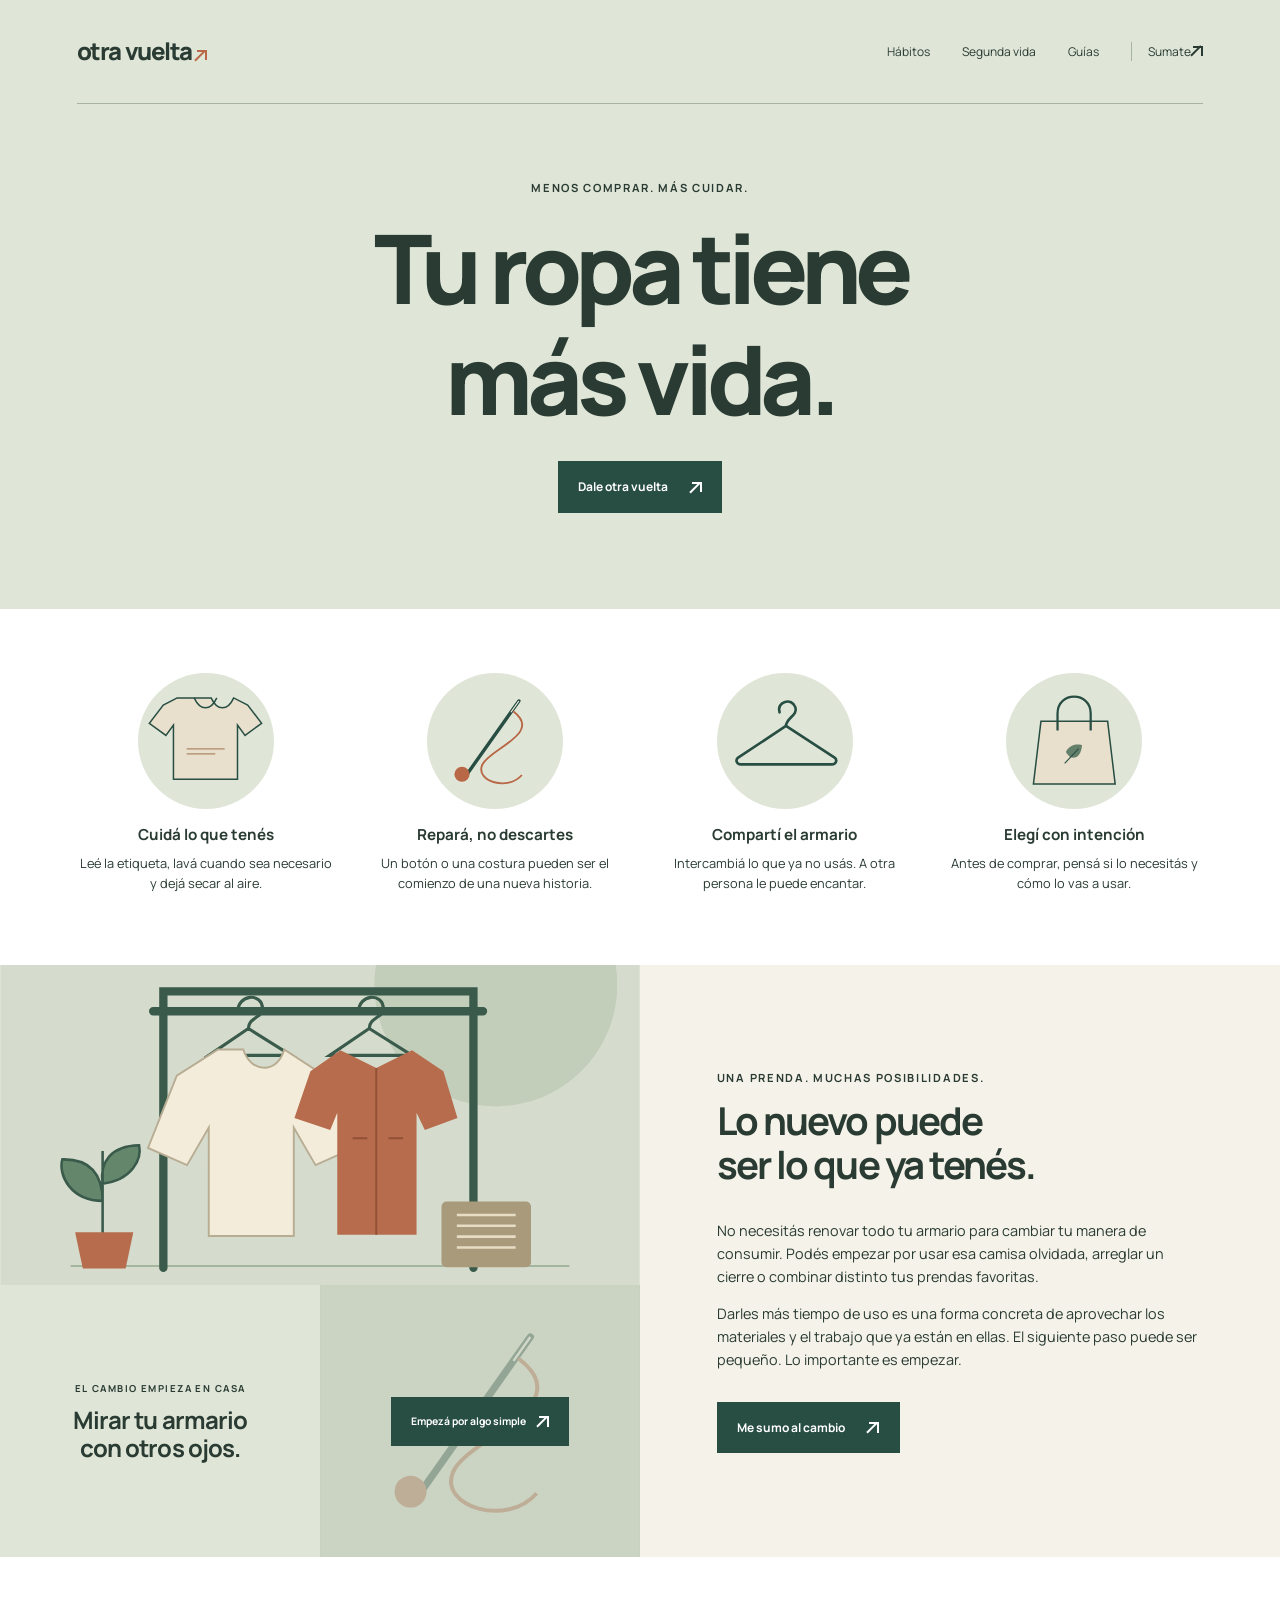
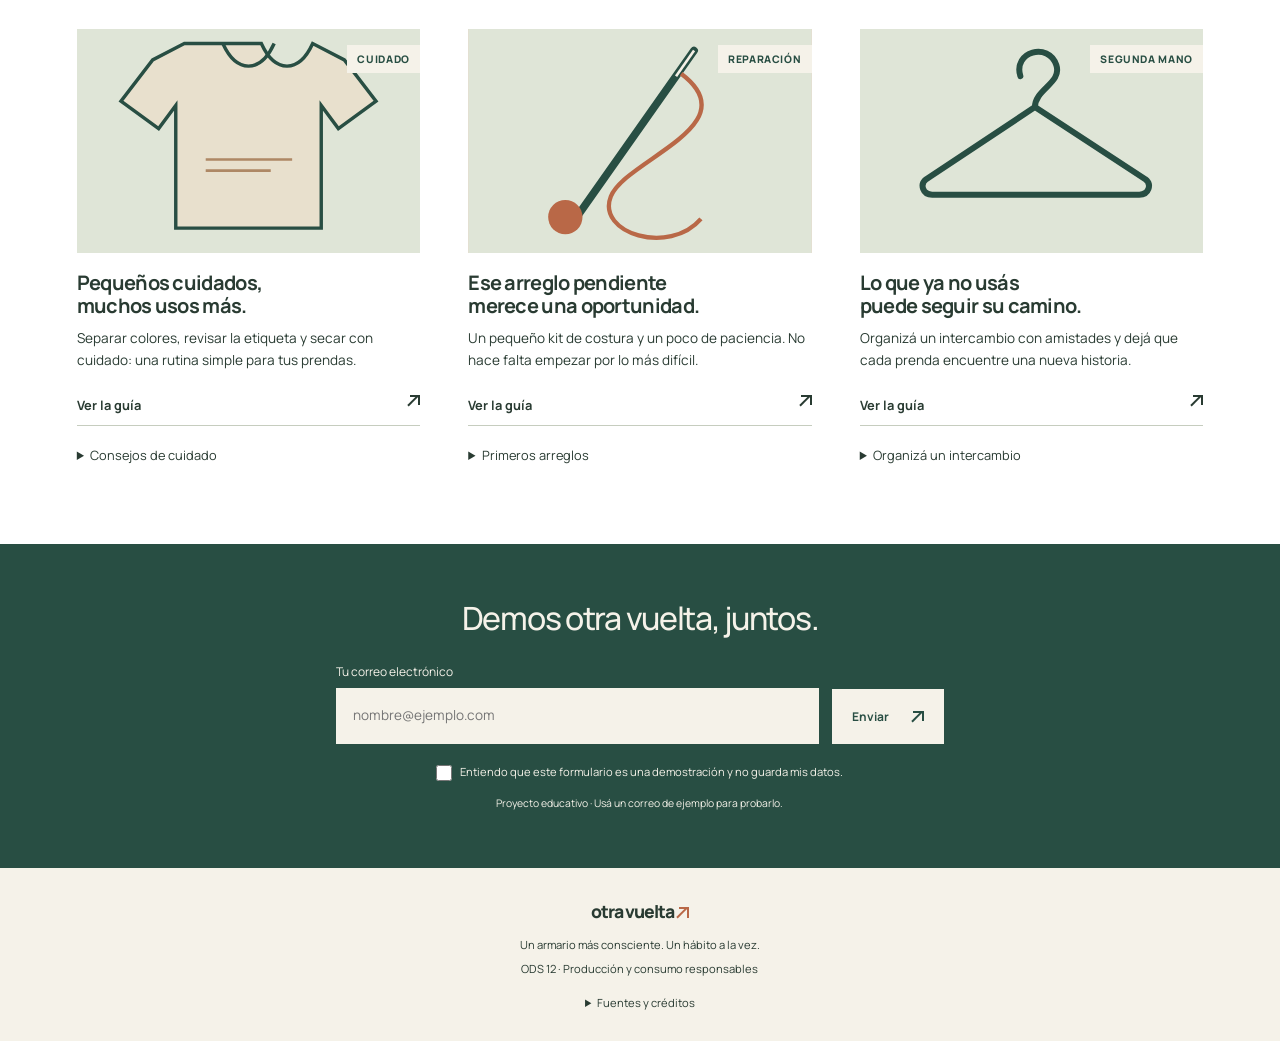
<file: index.html>
<!DOCTYPE html>
<html lang="es">
<head>
  <meta charset="UTF-8">
  <meta name="viewport" content="width=device-width, initial-scale=1.0">
  <meta name="description" content="Dale otra vuelta a tu ropa. Ideas para cuidar, reparar y reutilizar tus prendas con un consumo más consciente.">
  <title>Otra vuelta · Tu ropa tiene más vida</title>
  <link rel="stylesheet" href="css/estilos.css">
</head>
<body>
  <a class="saltar" href="#contenido">Saltar al contenido</a>
  <div class="portada" id="inicio">
    <header class="cabecera contenedor">
      <a class="marca" href="#inicio" aria-label="Otra vuelta, inicio">otra vuelta<span class="flecha" aria-hidden="true"></span></a>
      <!-- Menú móvil desplegable sin JavaScript. -->
      <details class="menu-movil">
        <summary aria-label="Abrir menú de navegación"><span aria-hidden="true">☰</span></summary>
        <nav aria-label="Navegación móvil">
          <a href="#habitos">Hábitos</a>
          <a href="#segunda-vida">Segunda vida</a>
          <a href="#guias">Guías</a>
          <a href="#contacto">Sumate</a>
        </nav>
      </details>
      <nav class="menu-escritorio" aria-label="Navegación principal">
        <a href="#habitos">Hábitos</a>
        <a href="#segunda-vida">Segunda vida</a>
        <a href="#guias">Guías</a>
        <a class="enlace-sumate" href="#contacto">Sumate <span class="flecha" aria-hidden="true"></span></a>
      </nav>
    </header>
    <div class="hero contenedor">
      <p class="eyebrow">MENOS COMPRAR. MÁS CUIDAR.</p>
      <h1>Tu ropa tiene<br>más vida.</h1>
      <a class="boton" href="#habitos">Dale otra vuelta <span class="flecha" aria-hidden="true"></span></a>
    </div>
  </div>

  <main id="contenido">
    <!-- El wireframe muestra 2 hábitos en móvil y 4 desde tablet. -->
    <section class="habitos contenedor" id="habitos" aria-label="Cuatro hábitos para cuidar tu ropa">
      <article class="habito">
        <img src="imagenes/camiseta.svg" alt="Camiseta de algodón con costuras visibles" width="400" height="360">
        <h2>Cuidá lo que tenés</h2>
        <p>Leé la etiqueta, lavá cuando sea necesario y dejá secar al aire.</p>
      </article>
      <article class="habito">
        <img src="imagenes/aguja.svg" alt="Aguja e hilo para reparar una prenda" width="400" height="360">
        <h2>Repará, no descartes</h2>
        <p>Un botón o una costura pueden ser el comienzo de una nueva historia.</p>
      </article>
      <article class="habito habito-extra">
        <img src="imagenes/percha.svg" alt="Percha lista para una prenda de segunda mano" width="400" height="360">
        <h2>Compartí el armario</h2>
        <p>Intercambiá lo que ya no usás. A otra persona le puede encantar.</p>
      </article>
      <article class="habito habito-extra">
        <img src="imagenes/bolsa.svg" alt="Bolsa reutilizable de tela con una hoja bordada" width="400" height="360">
        <h2>Elegí con intención</h2>
        <p>Antes de comprar, pensá si lo necesitás y cómo lo vas a usar.</p>
      </article>
    </section>

    <section class="segunda-vida" id="segunda-vida" aria-label="Dale una segunda vida a tu ropa">
      <div class="mosaico">
        <img class="imagen-armario" src="imagenes/armario.svg" alt="Armario ilustrado con prendas cuidadas, una cesta y una planta" width="1000" height="650" loading="lazy">
        <div class="mensaje-mosaico">
          <p class="eyebrow">EL CAMBIO EMPIEZA EN CASA</p>
          <h2>Mirar tu armario<br>con otros ojos.</h2>
        </div>
        <div class="accion-mosaico">
          <img src="imagenes/aguja.svg" alt="" width="400" height="360" loading="lazy">
          <a class="boton" href="#guias">Empezá por algo simple <span class="flecha" aria-hidden="true"></span></a>
        </div>
      </div>
      <div class="texto-segunda-vida">
        <p class="eyebrow">UNA PRENDA. MUCHAS POSIBILIDADES.</p>
        <h2>Lo nuevo puede<br>ser lo que ya tenés.</h2>
        <p>No necesitás renovar todo tu armario para cambiar tu manera de consumir. Podés empezar por usar esa camisa olvidada, arreglar un cierre o combinar distinto tus prendas favoritas.</p>
        <p>Darles más tiempo de uso es una forma concreta de aprovechar los materiales y el trabajo que ya están en ellas. El siguiente paso puede ser pequeño. Lo importante es empezar.</p>
        <a class="boton" href="#contacto">Me sumo al cambio <span class="flecha" aria-hidden="true"></span></a>
      </div>
    </section>

    <!-- 2 tarjetas en móvil y tablet; 3 en escritorio, según el wireframe. -->
    <section class="guias contenedor" id="guias" aria-label="Guías para empezar">
      <article class="tarjeta">
        <div class="imagen-tarjeta">
          <img src="imagenes/camiseta.svg" alt="Ilustración de una camiseta para la guía de cuidado" width="400" height="360" loading="lazy">
          <span class="etiqueta">CUIDADO</span>
        </div>
        <h2>Pequeños cuidados,<br>muchos usos más.</h2>
        <p>Separar colores, revisar la etiqueta y secar con cuidado: una rutina simple para tus prendas.</p>
        <a class="enlace-guia" href="#guia-cuidado">Ver la guía <span class="flecha" aria-hidden="true"></span></a>
        <details id="guia-cuidado" class="detalle-guia">
          <summary>Consejos de cuidado</summary>
          <ol>
            <li>Revisá las indicaciones de la etiqueta antes de lavar.</li>
            <li>Separá las prendas por color y tipo de tejido.</li>
            <li>Vaciá los bolsillos y cerrá los cierres.</li>
            <li>Elegí un ciclo adecuado a la prenda y evitá el exceso de detergente.</li>
            <li>Secá al aire cuando la etiqueta lo permita.</li>
          </ol>
        </details>
      </article>
      <article class="tarjeta">
        <div class="imagen-tarjeta imagen-tierra">
          <img src="imagenes/aguja.svg" alt="Aguja con hilo para la guía de reparación" width="400" height="360" loading="lazy">
          <span class="etiqueta">REPARACIÓN</span>
        </div>
        <h2>Ese arreglo pendiente<br>merece una oportunidad.</h2>
        <p>Un pequeño kit de costura y un poco de paciencia. No hace falta empezar por lo más difícil.</p>
        <a class="enlace-guia" href="#guia-reparacion">Ver la guía <span class="flecha" aria-hidden="true"></span></a>
        <details id="guia-reparacion" class="detalle-guia">
          <summary>Primeros arreglos</summary>
          <ol>
            <li>Elegí una prenda con un arreglo pequeño, como un botón flojo.</li>
            <li>Prepará aguja, hilo del color adecuado y tijera.</li>
            <li>Reforzá el botón con varias puntadas y asegurá el hilo al terminar.</li>
            <li>Si el arreglo es complejo, consultá un taller de costura.</li>
          </ol>
        </details>
      </article>
      <article class="tarjeta tarjeta-extra">
        <div class="imagen-tarjeta">
          <img src="imagenes/percha.svg" alt="Percha para la guía de intercambio de ropa" width="400" height="360" loading="lazy">
          <span class="etiqueta">SEGUNDA MANO</span>
        </div>
        <h2>Lo que ya no usás<br>puede seguir su camino.</h2>
        <p>Organizá un intercambio con amistades y dejá que cada prenda encuentre una nueva historia.</p>
        <a class="enlace-guia" href="#guia-intercambio">Ver la guía <span class="flecha" aria-hidden="true"></span></a>
        <details id="guia-intercambio" class="detalle-guia">
          <summary>Organizá un intercambio</summary>
          <ol>
            <li>Separá prendas limpias y en buen estado que ya no uses.</li>
            <li>Acordá un encuentro y reglas claras con quienes participan.</li>
            <li>Contá la talla y cualquier detalle de cada prenda.</li>
            <li>No intercambies por obligación: elegí solo lo que vas a usar.</li>
          </ol>
        </details>
      </article>
    </section>

    <section class="contacto" id="contacto" aria-labelledby="titulo-contacto">
      <div class="contenedor">
        <h2 id="titulo-contacto">Demos otra vuelta, juntos.</h2>
        <!-- Demostración local: validación nativa, sin guardar ni enviar datos a terceros. -->
        <form action="gracias.html" method="get">
          <div class="fila-formulario">
            <label class="campo-email" for="email"><span>Tu correo electrónico</span>
              <input id="email" type="email" name="email" placeholder="nombre@ejemplo.com" autocomplete="email" required maxlength="254">
            </label>
            <button class="boton boton-claro" type="submit">Enviar <span class="flecha" aria-hidden="true"></span></button>
          </div>
          <label class="consentimiento" for="consentimiento">
            <input type="checkbox" id="consentimiento" name="consentimiento" value="aceptado" required>
            <span>Entiendo que este formulario es una demostración y no guarda mis datos.</span>
          </label>
        </form>
        <p class="nota-formulario">Proyecto educativo · Usá un correo de ejemplo para probarlo.</p>
      </div>
    </section>
  </main>

  <footer class="pie">
    <div class="contenedor">
      <p><a class="marca" href="#inicio">otra vuelta<span class="flecha" aria-hidden="true"></span></a></p>
      <p>Un armario más consciente. Un hábito a la vez. <span class="ods">ODS 12 · Producción y consumo responsables</span></p>
      <details class="creditos">
        <summary>Fuentes y créditos</summary>
        <p>Referencia conceptual: <a href="https://www.un.org/sustainabledevelopment/es/sustainable-consumption-production/" target="_blank" rel="noopener noreferrer">Naciones Unidas, Objetivo 12</a>. Los textos y las ilustraciones SVG fueron creados para este proyecto con asistencia de OpenAI Codex. No se utilizan estadísticas ni fotografías de terceros.</p>
        <p>Tipografía: <a href="https://fonts.google.com/specimen/Manrope" target="_blank" rel="noopener noreferrer">Manrope, de Mikhail Sharanda y colaboradores (Google Fonts)</a>, distribuida localmente con licencia SIL Open Font License. <a href="fuentes/OFL-Manrope.txt">Consultar licencia</a>.</p>
      </details>
    </div>
  </footer>
</body>
</html>
</file>
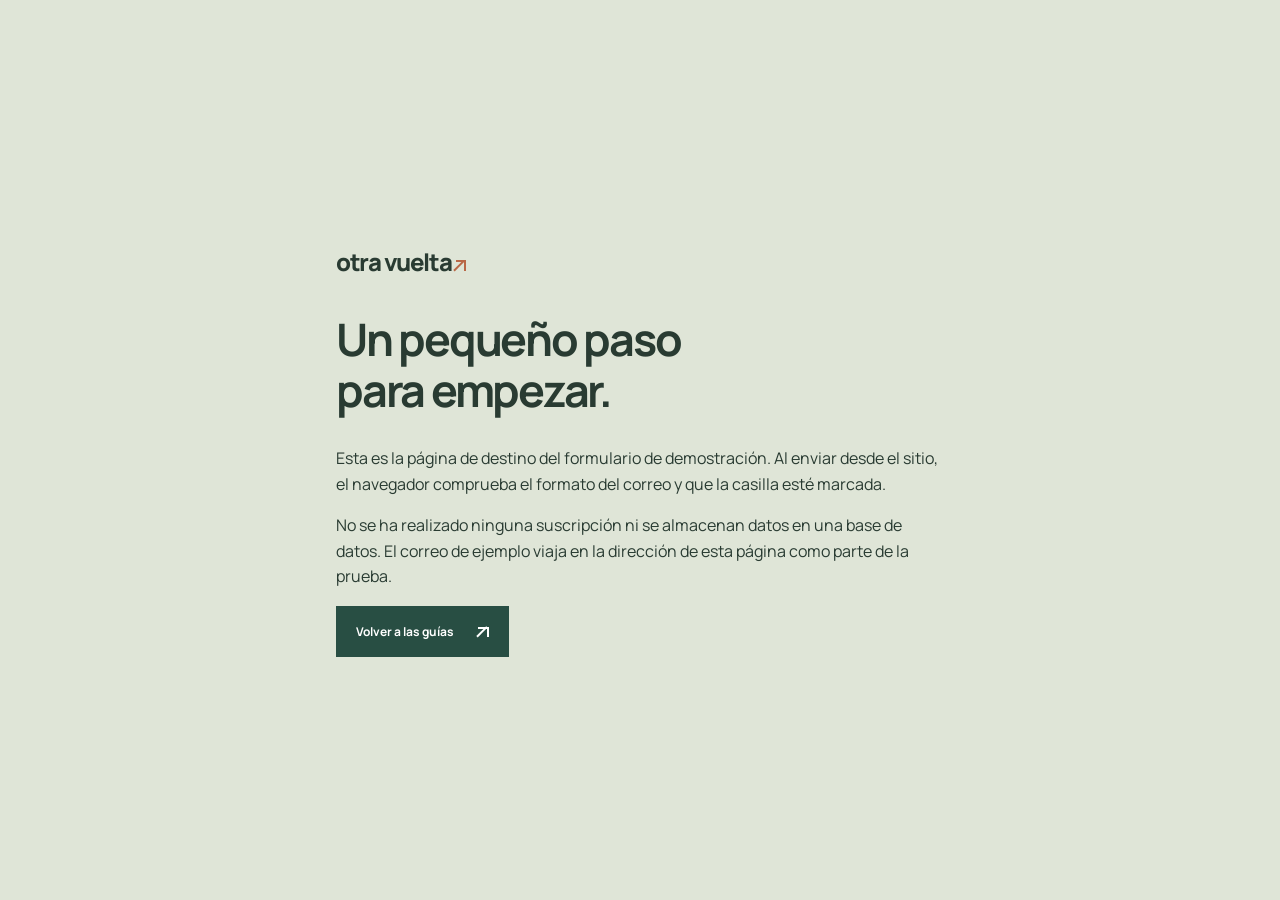
<file: gracias.html>
<!DOCTYPE html>
<html lang="es">
<head>
  <meta charset="UTF-8">
  <meta name="viewport" content="width=device-width, initial-scale=1.0">
  <meta name="robots" content="noindex">
  <title>Demostración del formulario · Otra vuelta</title>
  <link rel="stylesheet" href="css/estilos.css">
</head>
<body class="pagina-gracias">
  <main class="confirmacion contenedor">
    <a class="marca" href="index.html">otra vuelta<span class="flecha" aria-hidden="true"></span></a>
    <h1>Un pequeño paso<br>para empezar.</h1>
    <p>Esta es la página de destino del formulario de demostración. Al enviar desde el sitio, el navegador comprueba el formato del correo y que la casilla esté marcada.</p>
    <p>No se ha realizado ninguna suscripción ni se almacenan datos en una base de datos. El correo de ejemplo viaja en la dirección de esta página como parte de la prueba.</p>
    <a class="boton" href="index.html#guias">Volver a las guías <span class="flecha" aria-hidden="true"></span></a>
  </main>
</body>
</html>
</file>
<file: css/estilos.css>
/* Tipografía de Google Fonts alojada localmente para funcionar sin conexión. */
@font-face {
  font-family: "Manrope";
  src: url("../fuentes/manrope.ttf") format("truetype");
  font-weight: 200 800;
  font-style: normal;
  font-display: swap;
}

:root {
  --verde: #284e43;
  --verde-oscuro: #203e35;
  --salvia: #dfe5d7;
  --crema: #f5f2e9;
  --tierra: #b96847;
  --texto: #293b32;
  --blanco: #ffffff;
}

/* Base mobile first. */
* { box-sizing: border-box; }
html { scroll-behavior: smooth; }
body { margin: 0; color: var(--texto); background: var(--blanco); font-family: "Manrope", Arial, sans-serif; line-height: 1.6; }
img { display: block; width: 100%; height: auto; }
a { color: inherit; text-underline-offset: 0.25em; }
button, input { font: inherit; }
button, summary { cursor: pointer; }
h1, h2, p { margin-top: 0; }
h1, h2 { line-height: 1.15; }
section { scroll-margin-top: 1rem; }
:focus-visible { outline: 3px solid var(--tierra); outline-offset: 5px; }
.contenedor { width: 88%; max-width: 72rem; margin: 0 auto; }
.eyebrow { font-size: 0.65rem; font-weight: 700; letter-spacing: 0.15em; }
.boton { display: inline-flex; align-items: center; justify-content: center; gap: 1.5rem; padding: 0.95rem 1.2rem; border: 1px solid var(--verde); background: var(--verde); color: var(--blanco); font-size: 0.75rem; font-weight: 700; text-decoration: none; transition: background-color 0.2s, transform 0.2s; }
.boton:hover { background: var(--verde-oscuro); transform: translateY(-2px); }
.flecha { display: inline-block; position: relative; width: 0.65rem; height: 0.65rem; border-top: 2px solid currentColor; border-right: 2px solid currentColor; flex-shrink: 0; }
.flecha::before { content: ""; position: absolute; width: 0.85rem; height: 2px; top: 0.18rem; right: -0.1rem; background: currentColor; transform: rotate(-45deg); }
.saltar { position: absolute; top: -6rem; left: 1rem; z-index: 5; padding: 1rem; background: var(--blanco); }
.saltar:focus { top: 1rem; }

/* Cabecera y portada. */
.portada { background: var(--salvia); }
.cabecera { display: flex; justify-content: space-between; align-items: center; min-height: 5rem; border-bottom: 1px solid #a8b4a3; }
.marca { font-size: 1.3rem; font-weight: 800; letter-spacing: -0.06em; text-decoration: none; white-space: nowrap; }
.marca span { display: inline-block; color: var(--tierra); margin-left: 0.3rem; }
.menu-escritorio { display: none; }
.menu-movil { position: relative; }
.menu-movil summary { list-style: none; font-size: 1.5rem; padding: 0.5rem; }
.menu-movil summary::-webkit-details-marker { display: none; }
.menu-movil nav { position: absolute; right: 0; top: 100%; z-index: 2; width: 13rem; padding: 1rem; background: var(--crema); border: 1px solid #a8b4a3; box-shadow: 0 0.5rem 1rem #284e431a; }
.menu-movil nav a { display: block; padding: 0.6rem; text-decoration: none; }
.menu-movil nav a:hover { background: var(--salvia); }
.hero { text-align: center; padding: 3.2rem 0 4.2rem; }
.hero h1 { font-size: 3rem; font-weight: 800; letter-spacing: -0.065em; margin-bottom: 1.7rem; }
.hero .eyebrow { margin-bottom: 1rem; }

/* Hábitos: una columna en móvil. */
.habitos { display: grid; gap: 2.8rem; padding: 3rem 0 3.7rem; }
.habito { text-align: center; max-width: 16rem; margin: 0 auto; }
.habito img { width: 8.5rem; height: 8.5rem; border-radius: 50%; object-fit: cover; margin: 0 auto 1.1rem; }
.habito h2 { font-size: 0.95rem; margin-bottom: 0.55rem; }
.habito p { font-size: 0.8rem; margin-bottom: 0; }
.habito-extra { display: none; }

/* Mosaico: imagen, texto y llamada a la acción. */
.segunda-vida { background: var(--crema); }
.mosaico { display: grid; grid-template-columns: 1fr; }
.imagen-armario { height: 17rem; object-fit: cover; }
.mensaje-mosaico { background: var(--salvia); padding: 3rem 1rem; text-align: center; }
.mensaje-mosaico h2 { font-size: 1.6rem; letter-spacing: -0.04em; margin-bottom: 0; }
.accion-mosaico { position: relative; display: flex; align-items: center; justify-content: center; min-height: 14rem; background: #c3cdbb; padding: 1rem; }
.accion-mosaico img { position: absolute; inset: 0; width: 100%; height: 100%; object-fit: cover; opacity: 0.3; }
.accion-mosaico .boton { position: relative; text-align: center; }
.texto-segunda-vida { display: none; }

/* Recursos. Las etiquetas usan position:absolute. */
.guias { display: grid; gap: 2.7rem; padding: 3.2rem 0; }
.imagen-tarjeta { position: relative; overflow: hidden; background: var(--salvia); }
.imagen-tarjeta img { height: 13rem; object-fit: cover; transition: transform 0.3s; }
.imagen-tarjeta:hover img { transform: scale(1.04); }
.imagen-tierra { background: #ead5c7; }
.etiqueta { position: absolute; right: 0; top: 1rem; padding: 0.35rem 0.65rem; background: var(--crema); color: var(--verde); font-size: 0.65rem; font-weight: 800; letter-spacing: 0.06em; }
.tarjeta h2 { margin: 1.1rem 0 0.7rem; font-size: 1.25rem; letter-spacing: -0.035em; }
.tarjeta p { font-size: 0.85rem; }
.enlace-guia { display: flex; justify-content: space-between; padding: 0.6rem 0; border-bottom: 1px solid #c6cdbf; font-size: 0.8rem; font-weight: 700; text-decoration: none; }
.enlace-guia:hover { color: var(--tierra); }
.detalle-guia { margin-top: 0.8rem; font-size: 0.8rem; scroll-margin-top: 2rem; }
.detalle-guia summary { padding: 0.4rem 0; }
.detalle-guia ol { padding-left: 1.2rem; }
.detalle-guia li { margin-bottom: 0.7rem; }
.detalle-guia:target { outline: 2px solid var(--tierra); outline-offset: 5px; }
.tarjeta-extra { display: none; }

/* Formulario: validación HTML mediante email y required. */
.contacto { padding: 3rem 0; background: var(--verde); color: var(--crema); text-align: center; }
.contacto h2 { font-size: 1.6rem; font-weight: 500; letter-spacing: -0.04em; margin-bottom: 1.6rem; }
.contacto form { max-width: 38rem; margin: 0 auto; }
.fila-formulario { display: flex; flex-direction: column; align-items: center; gap: 0.85rem; }
.campo-email { width: 100%; text-align: left; }
.campo-email span { display: block; font-size: 0.75rem; margin-bottom: 0.4rem; }
.campo-email input { display: block; width: 100%; min-width: 0; border: 1px solid var(--crema); border-radius: 0; padding: 1rem; background: var(--crema); color: var(--texto); font-size: 0.85rem; }
.boton-claro { background: var(--crema); color: var(--verde); border-color: var(--crema); }
.boton-claro:hover { background: var(--salvia); }
.consentimiento { display: flex; align-items: flex-start; justify-content: center; gap: 0.5rem; margin-top: 1.2rem; font-size: 0.7rem; text-align: left; }
.consentimiento input { flex-shrink: 0; accent-color: var(--tierra); width: 1rem; height: 1rem; margin: 0.1rem 0 0; }
.nota-formulario { font-size: 0.65rem; margin: 0.9rem 0 0; }
.pie { background: var(--crema); padding: 1.8rem 0; text-align: center; font-size: 0.7rem; }
.pie .marca { font-size: 1.1rem; }
.ods { display: block; margin-top: 0.4rem; }
.creditos { max-width: 45rem; margin: 1rem auto 0; }
.creditos p { margin: 1rem 0 0; }

/* Tablet: menú completo, 4 hábitos y 2 recursos. */
@media (min-width: 40rem) {
  .cabecera { min-height: 6rem; }
  .marca { font-size: 1.5rem; }
  .menu-movil { display: none; }
  .menu-escritorio { display: flex; align-items: center; gap: 1.3rem; }
  .menu-escritorio a { font-size: 0.75rem; text-decoration: none; }
  .menu-escritorio a:hover { text-decoration: underline; }
  .enlace-sumate { border-left: 1px solid #a8b4a3; padding-left: 1rem; }
  .hero { padding: 4rem 0 5rem; }
  .hero h1 { font-size: 4.5rem; }
  .eyebrow { font-size: 0.7rem; }
  .habitos { grid-template-columns: repeat(2, 1fr); gap: 3rem; padding: 4rem 0; }
  .habito-extra { display: block; }
  .habito img { width: 9rem; height: 9rem; }
  .mosaico { grid-template-columns: repeat(2, 1fr); }
  .imagen-armario { grid-column: 1 / -1; height: 23rem; }
  .mensaje-mosaico { display: flex; flex-direction: column; justify-content: center; }
  .accion-mosaico { min-height: 16rem; }
  .texto-segunda-vida { display: block; padding: 4rem 8%; }
  .texto-segunda-vida h2 { font-size: 2.4rem; letter-spacing: -0.05em; }
  .texto-segunda-vida > p:not(.eyebrow) { font-size: 0.9rem; max-width: 33rem; }
  .texto-segunda-vida .boton { margin-top: 1rem; }
  .guias { grid-template-columns: repeat(2, minmax(0, 1fr)); gap: 2rem; padding: 4rem 0; }
  .fila-formulario { flex-direction: row; align-items: flex-end; }
  .campo-email { flex: 1; }
  .boton-claro { flex-shrink: 0; min-height: 3.45rem; }
  .contacto { padding: 3.5rem 0; }
  .contacto h2 { font-size: 2rem; }
}

/* Escritorio: 4 hábitos, mosaico a la izquierda y 3 recursos. */
@media (min-width: 64rem) {
  .cabecera { min-height: 6.5rem; }
  .menu-escritorio { gap: 2rem; }
  .hero { padding: 4.7rem 0 6rem; }
  .hero h1 { font-size: 6rem; }
  .habitos { grid-template-columns: repeat(4, minmax(0, 1fr)); gap: 2rem; padding: 4rem 0 4.5rem; }
  .habito img { width: 8.5rem; height: 8.5rem; }
  .segunda-vida { display: grid; grid-template-columns: repeat(2, minmax(0, 1fr)); }
  .imagen-armario { height: 20rem; }
  .mensaje-mosaico h2 { font-size: 1.5rem; }
  .mensaje-mosaico .eyebrow { font-size: 0.6rem; }
  .accion-mosaico { min-height: 17rem; }
  .accion-mosaico .boton { font-size: 0.65rem; gap: 0.8rem; }
  .texto-segunda-vida { display: flex; flex-direction: column; justify-content: center; align-items: flex-start; padding: 4rem 12%; }
  .guias { grid-template-columns: repeat(3, minmax(0, 1fr)); gap: 3rem; padding: 4.5rem 0; }
  .tarjeta-extra { display: block; }
  .imagen-tarjeta img { height: 14rem; }
}

/* Respeta la preferencia de quienes reducen las animaciones. */
@media (prefers-reduced-motion: reduce) {
  html { scroll-behavior: auto; }
  *, *::before, *::after { transition: none !important; }
}

/* Pantalla de demostración del envío. */
.pagina-gracias { min-height: 100vh; display: flex; align-items: center; background: var(--salvia); }
.confirmacion { max-width: 38rem; padding: 4rem 0; }
.confirmacion h1 { margin-top: 2rem; font-size: 2.8rem; letter-spacing: -0.05em; }
</file>
